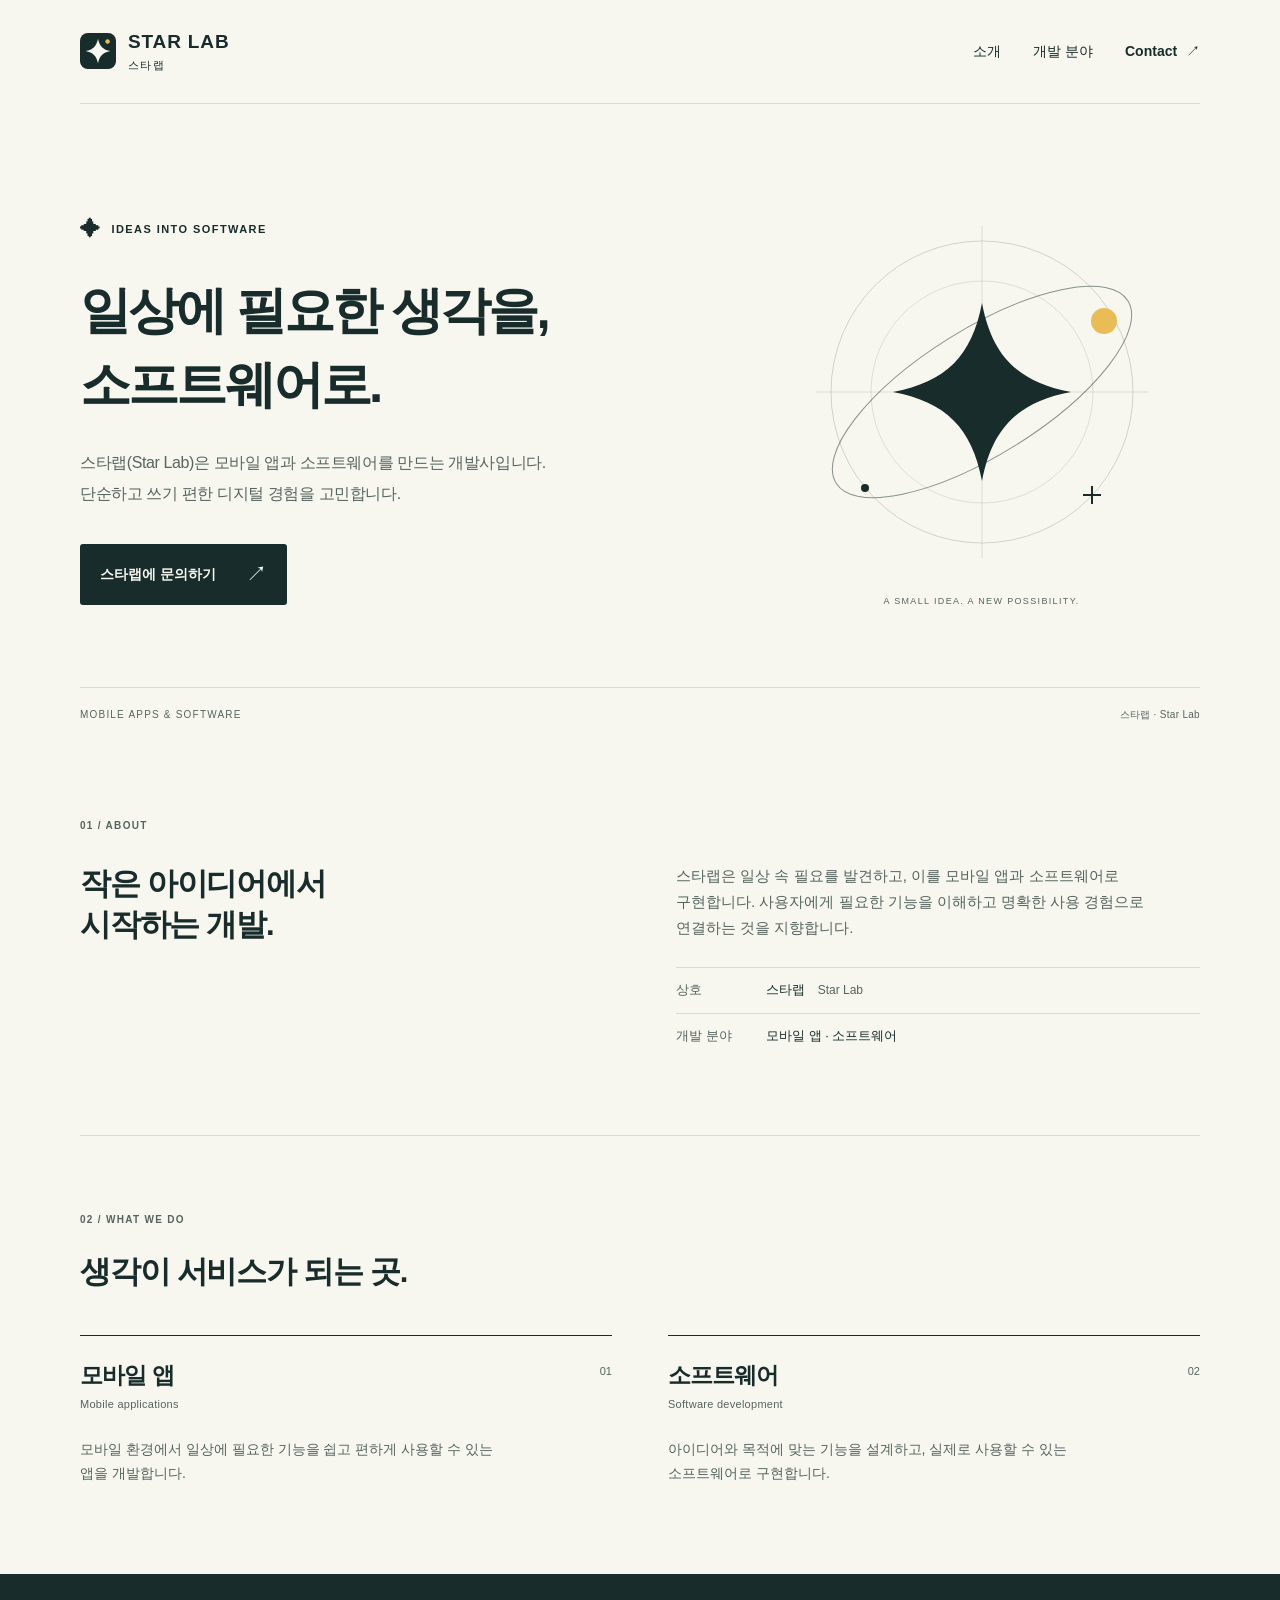
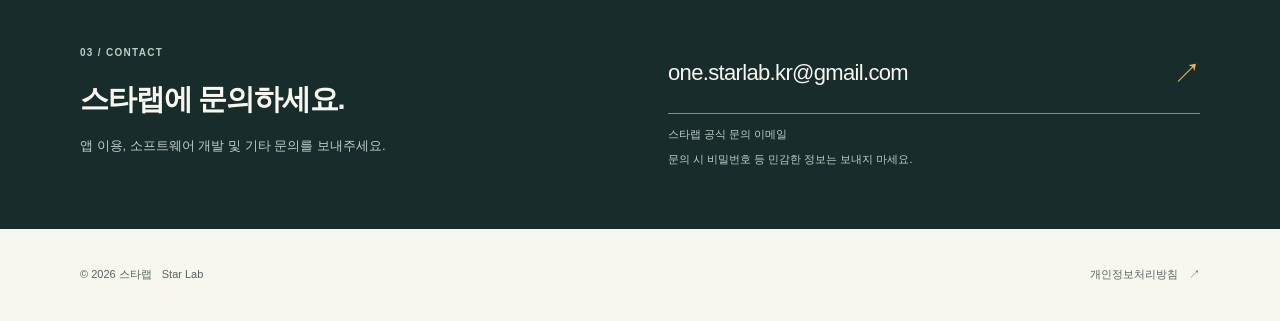
<file: index.html>
<!doctype html>
<html lang="ko">
<head>
  <meta charset="utf-8">
  <meta name="viewport" content="width=device-width, initial-scale=1">
  <title>스타랩 | Star Lab — 모바일 앱·소프트웨어 개발</title>
  <meta name="description" content="스타랩(Star Lab)은 모바일 앱과 소프트웨어를 만드는 개발사입니다. 개발사 소개, 개발 분야와 공식 문의 채널을 안내합니다.">
  <meta name="theme-color" content="#182c2b">

  <!-- GOOGLE SEARCH CONSOLE: 소유권 인증 메타태그를 아래 위치에 넣으세요.
       Search Console에서 받은 태그 전체를 이 주석 바깥에 붙여 넣습니다.
       예시 형식(사용하지 마세요):
       <meta name="google-site-verification" content="SEARCH_CONSOLE_TOKEN">
       인증 후에도 실제 태그를 계속 유지하세요. 자세한 순서는 README.md 참고.
  -->

  <meta name="google-site-verification" content="gA9dovizxPL7Rqu04Ihn9DuPhFNUFaS8llGpoH8ycww" />

  <link rel="icon" href="./assets/favicon.svg" type="image/svg+xml">
  <link rel="stylesheet" href="./assets/styles.css">
</head>
<body>
  <a class="skip-link" href="#main">본문 바로가기</a>
  <header class="site-header wrapper">
    <a class="brand" href="./" aria-label="스타랩 Star Lab 홈">
      <img src="./assets/favicon.svg" width="36" height="36" alt="">
      <span>STAR LAB<span class="brand-ko">스타랩</span></span>
    </a>
    <nav aria-label="주요 메뉴">
      <a href="#about">소개</a>
      <a href="#work">개발 분야</a>
      <a href="#contact">Contact <span aria-hidden="true">↗</span></a>
    </nav>
  </header>

  <main id="main">
    <section class="hero wrapper" aria-labelledby="hero-title">
      <div class="hero-copy">
        <p class="eyebrow"><span class="tiny-star" aria-hidden="true">✦</span> IDEAS INTO SOFTWARE</p>
        <h1 id="hero-title">일상에 필요한 생각을,<br>소프트웨어로.</h1>
        <p class="hero-description">스타랩(Star Lab)은 모바일 앱과 소프트웨어를 만드는 개발사입니다.<br class="desktop-break"> 단순하고 쓰기 편한 디지털 경험을 고민합니다.</p>
        <a class="button" href="#contact">스타랩에 문의하기 <span aria-hidden="true">↗</span></a>
      </div>
      <div class="hero-art" aria-hidden="true">
        <svg viewBox="0 0 360 360" fill="none" xmlns="http://www.w3.org/2000/svg">
          <circle cx="180" cy="180" r="151" stroke="currentColor" stroke-opacity=".18"/>
          <circle cx="180" cy="180" r="111" stroke="currentColor" stroke-opacity=".12"/>
          <path d="M180 14V346M14 180H346" stroke="currentColor" stroke-opacity=".12"/>
          <ellipse cx="180" cy="180" rx="172" ry="63" transform="rotate(-32 180 180)" stroke="currentColor" stroke-opacity=".5"/>
          <path d="M180 91C190 144 216 170 269 180C216 190 190 216 180 269C170 216 144 190 91 180C144 170 170 144 180 91Z" fill="currentColor"/>
          <circle cx="302" cy="109" r="13" fill="#e9bc55"/>
          <circle cx="63" cy="276" r="4" fill="currentColor"/>
          <path d="M290 274V292M281 283H299" stroke="currentColor" stroke-width="2"/>
        </svg>
        <span class="art-caption">A SMALL IDEA. A NEW POSSIBILITY.</span>
      </div>
      <div class="hero-baseline"><span>MOBILE APPS &amp; SOFTWARE</span><span>스타랩 · Star Lab</span></div>
    </section>

    <section class="section wrapper about-section" id="about" aria-labelledby="about-title">
      <p class="section-label">01 / ABOUT</p>
      <div class="about-content">
        <h2 id="about-title">작은 아이디어에서<br>시작하는 개발.</h2>
        <div>
          <p class="section-description">스타랩은 일상 속 필요를 발견하고, 이를 모바일 앱과 소프트웨어로 구현합니다. 사용자에게 필요한 기능을 이해하고 명확한 사용 경험으로 연결하는 것을 지향합니다.</p>
          <dl class="company-details">
            <div><dt>상호</dt><dd>스타랩 <span lang="en">Star Lab</span></dd></div>
            <div><dt>개발 분야</dt><dd>모바일 앱 · 소프트웨어</dd></div>
          </dl>
        </div>
      </div>
    </section>

    <section class="section wrapper work-section" id="work" aria-labelledby="work-title">
      <div class="section-heading">
        <p class="section-label">02 / WHAT WE DO</p>
        <h2 id="work-title">생각이 서비스가 되는 곳.</h2>
      </div>
      <div class="work-grid">
        <article class="work-item">
          <span class="work-number" aria-hidden="true">01</span>
          <h3>모바일 앱</h3>
          <p class="work-english" lang="en">Mobile applications</p>
          <p>모바일 환경에서 일상에 필요한 기능을 쉽고 편하게 사용할 수 있는 앱을 개발합니다.</p>
        </article>
        <article class="work-item">
          <span class="work-number" aria-hidden="true">02</span>
          <h3>소프트웨어</h3>
          <p class="work-english" lang="en">Software development</p>
          <p>아이디어와 목적에 맞는 기능을 설계하고, 실제로 사용할 수 있는 소프트웨어로 구현합니다.</p>
        </article>
      </div>
    </section>

    <section class="contact-section" id="contact" aria-labelledby="contact-title">
      <div class="wrapper contact-content">
        <div>
          <p class="section-label">03 / CONTACT</p>
          <h2 id="contact-title">스타랩에 문의하세요.</h2>
          <p>앱 이용, 소프트웨어 개발 및 기타 문의를 보내주세요.</p>
        </div>
        <div class="contact-action">
          <!-- PUBLIC CONTACT EMAIL: 주소를 변경할 때 표시 텍스트와 mailto를 함께 수정하세요. -->
          <a class="email-link" href="mailto:one.starlab.kr@gmail.com">one.starlab.kr@gmail.com <span aria-hidden="true">↗</span></a>
          <p>스타랩 공식 문의 이메일</p>
          <p class="contact-note">문의 시 비밀번호 등 민감한 정보는 보내지 마세요.</p>
        </div>
      </div>
    </section>
  </main>

  <footer class="site-footer wrapper">
    <p>© 2026 스타랩 <span lang="en">Star Lab</span></p>
    <a href="./privacy.html">개인정보처리방침 <span aria-hidden="true">↗</span></a>
  </footer>
</body>
</html>
</file>
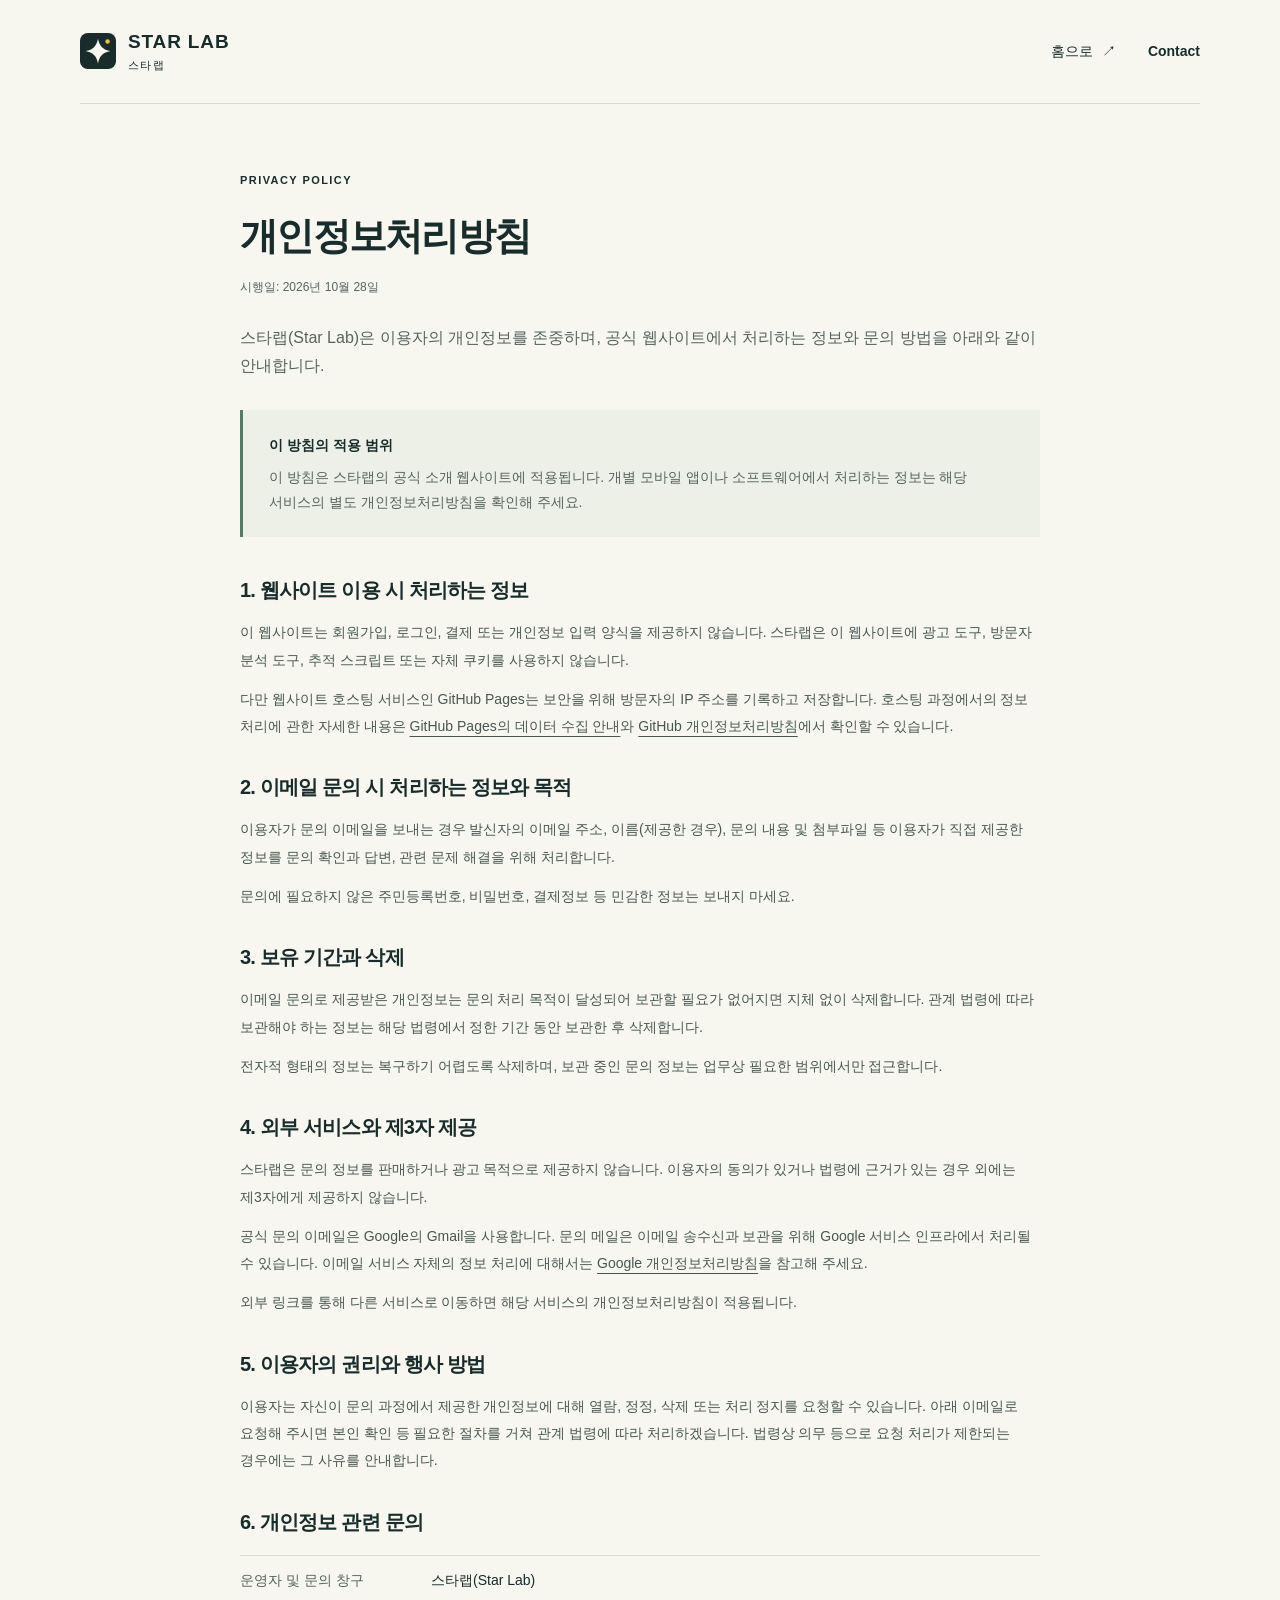
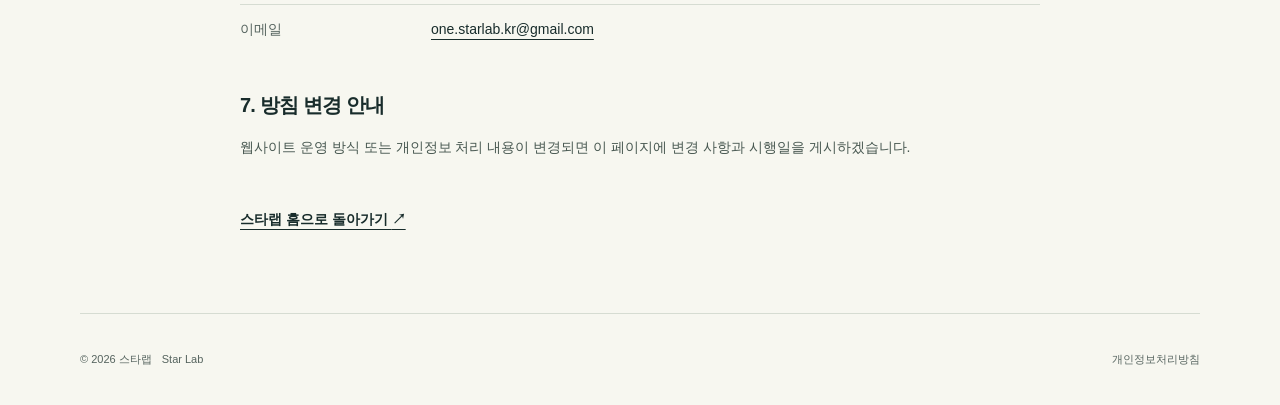
<file: privacy.html>
<!doctype html>
<html lang="ko">
<head>
  <meta charset="utf-8">
  <meta name="viewport" content="width=device-width, initial-scale=1">
  <title>개인정보처리방침 | 스타랩 Star Lab</title>
  <meta name="description" content="스타랩(Star Lab) 공식 웹사이트의 개인정보 처리 및 문의 안내입니다.">
  <meta name="theme-color" content="#182c2b">
  <link rel="icon" href="./assets/favicon.svg" type="image/svg+xml">
  <link rel="stylesheet" href="./assets/styles.css">
</head>
<body>
  <a class="skip-link" href="#main">본문 바로가기</a>
  <header class="site-header wrapper">
    <a class="brand" href="./" aria-label="스타랩 Star Lab 홈">
      <img src="./assets/favicon.svg" width="36" height="36" alt="">
      <span>STAR LAB<span class="brand-ko">스타랩</span></span>
    </a>
    <nav aria-label="주요 메뉴"><a href="./">홈으로 <span aria-hidden="true">↗</span></a><a href="./#contact">Contact</a></nav>
  </header>

  <main id="main" class="policy wrapper">
    <div class="policy-heading">
      <p class="eyebrow">PRIVACY POLICY</p>
      <h1>개인정보처리방침</h1>
      <p class="policy-date">시행일: <time datetime="2026-10-28">2026년 10월 28일</time></p>
      <p>스타랩(Star Lab)은 이용자의 개인정보를 존중하며, 공식 웹사이트에서 처리하는 정보와 문의 방법을 아래와 같이 안내합니다.</p>
    </div>

    <div class="policy-scope"><strong>이 방침의 적용 범위</strong><p>이 방침은 스타랩의 공식 소개 웹사이트에 적용됩니다. 개별 모바일 앱이나 소프트웨어에서 처리하는 정보는 해당 서비스의 별도 개인정보처리방침을 확인해 주세요.</p></div>

    <section aria-labelledby="policy-1"><h2 id="policy-1">1. 웹사이트 이용 시 처리하는 정보</h2>
      <p>이 웹사이트는 회원가입, 로그인, 결제 또는 개인정보 입력 양식을 제공하지 않습니다. 스타랩은 이 웹사이트에 광고 도구, 방문자 분석 도구, 추적 스크립트 또는 자체 쿠키를 사용하지 않습니다.</p>
      <p>다만 웹사이트 호스팅 서비스인 GitHub Pages는 보안을 위해 방문자의 IP 주소를 기록하고 저장합니다. 호스팅 과정에서의 정보 처리에 관한 자세한 내용은 <a href="https://docs.github.com/en/pages/getting-started-with-github-pages/what-is-github-pages#data-collection">GitHub Pages의 데이터 수집 안내</a>와 <a href="https://docs.github.com/en/site-policy/privacy-policies/github-general-privacy-statement">GitHub 개인정보처리방침</a>에서 확인할 수 있습니다.</p>
    </section>
    <section aria-labelledby="policy-2"><h2 id="policy-2">2. 이메일 문의 시 처리하는 정보와 목적</h2>
      <p>이용자가 문의 이메일을 보내는 경우 발신자의 이메일 주소, 이름(제공한 경우), 문의 내용 및 첨부파일 등 이용자가 직접 제공한 정보를 문의 확인과 답변, 관련 문제 해결을 위해 처리합니다.</p>
      <p>문의에 필요하지 않은 주민등록번호, 비밀번호, 결제정보 등 민감한 정보는 보내지 마세요.</p>
    </section>
    <section aria-labelledby="policy-3"><h2 id="policy-3">3. 보유 기간과 삭제</h2>
      <p>이메일 문의로 제공받은 개인정보는 문의 처리 목적이 달성되어 보관할 필요가 없어지면 지체 없이 삭제합니다. 관계 법령에 따라 보관해야 하는 정보는 해당 법령에서 정한 기간 동안 보관한 후 삭제합니다.</p>
      <p>전자적 형태의 정보는 복구하기 어렵도록 삭제하며, 보관 중인 문의 정보는 업무상 필요한 범위에서만 접근합니다.</p>
    </section>
    <section aria-labelledby="policy-4"><h2 id="policy-4">4. 외부 서비스와 제3자 제공</h2>
      <p>스타랩은 문의 정보를 판매하거나 광고 목적으로 제공하지 않습니다. 이용자의 동의가 있거나 법령에 근거가 있는 경우 외에는 제3자에게 제공하지 않습니다.</p>
      <p>공식 문의 이메일은 Google의 Gmail을 사용합니다. 문의 메일은 이메일 송수신과 보관을 위해 Google 서비스 인프라에서 처리될 수 있습니다. 이메일 서비스 자체의 정보 처리에 대해서는 <a href="https://policies.google.com/privacy?hl=ko">Google 개인정보처리방침</a>을 참고해 주세요.</p>
      <p>외부 링크를 통해 다른 서비스로 이동하면 해당 서비스의 개인정보처리방침이 적용됩니다.</p>
    </section>
    <section aria-labelledby="policy-5"><h2 id="policy-5">5. 이용자의 권리와 행사 방법</h2>
      <p>이용자는 자신이 문의 과정에서 제공한 개인정보에 대해 열람, 정정, 삭제 또는 처리 정지를 요청할 수 있습니다. 아래 이메일로 요청해 주시면 본인 확인 등 필요한 절차를 거쳐 관계 법령에 따라 처리하겠습니다. 법령상 의무 등으로 요청 처리가 제한되는 경우에는 그 사유를 안내합니다.</p>
    </section>
    <section aria-labelledby="policy-6"><h2 id="policy-6">6. 개인정보 관련 문의</h2>
      <dl class="policy-contact"><div><dt>운영자 및 문의 창구</dt><dd>스타랩(Star Lab)</dd></div><div><dt>이메일</dt><dd><a href="mailto:one.starlab.kr@gmail.com">one.starlab.kr@gmail.com</a></dd></div></dl>
    </section>
    <section aria-labelledby="policy-7"><h2 id="policy-7">7. 방침 변경 안내</h2>
      <p>웹사이트 운영 방식 또는 개인정보 처리 내용이 변경되면 이 페이지에 변경 사항과 시행일을 게시하겠습니다.</p>
    </section>
    <a class="text-link" href="./">스타랩 홈으로 돌아가기 <span aria-hidden="true">↗</span></a>
  </main>

  <footer class="site-footer wrapper"><p>© 2026 스타랩 <span lang="en">Star Lab</span></p><a href="./privacy.html" aria-current="page">개인정보처리방침</a></footer>
</body>
</html>
</file>
<file: assets/styles.css>
:root {
  color-scheme: light;
  --paper: #f7f7f0;
  --ink: #182c2b;
  --muted: #56645f;
  --line: #d6dcd2;
  --accent: #e9bc55;
  --font: -apple-system, BlinkMacSystemFont, "Segoe UI", "Apple SD Gothic Neo", "Malgun Gothic", sans-serif;
}

* { box-sizing: border-box; }
html { scroll-behavior: smooth; scroll-padding-top: 24px; }
body { margin: 0; background: var(--paper); color: var(--ink); font-family: var(--font); line-height: 1.75; word-break: keep-all; overflow-wrap: anywhere; -webkit-font-smoothing: antialiased; }
a { color: inherit; text-underline-offset: 5px; }
a:hover { text-decoration-thickness: 2px; }
a:focus-visible { outline: 3px solid #a15a09; outline-offset: 6px; border-radius: 2px; }
img, svg { max-width: 100%; }
h1, h2, h3, p, dl, dd { margin: 0; }
h1, h2, h3 { line-height: 1.35; }
.wrapper { width: min(1120px, calc(100% - 96px)); margin-inline: auto; }
.skip-link { position: absolute; z-index: 10; top: -100px; left: 24px; padding: 10px 18px; background: var(--ink); color: white; }
.skip-link:focus { top: 12px; }
.site-header { min-height: 104px; display: flex; align-items: center; justify-content: space-between; gap: 24px; border-bottom: 1px solid var(--line); }
.brand { display: inline-flex; gap: 12px; align-items: center; text-decoration: none; font-size: 19px; font-weight: 750; line-height: 1.2; letter-spacing: .045em; flex-shrink: 0; }
.brand img { display: block; }
.brand-ko { display: block; margin-top: 5px; font-size: 11px; letter-spacing: .12em; font-weight: 500; }
nav { display: flex; gap: 32px; align-items: center; }
nav a { font-size: 14px; font-weight: 550; text-decoration: none; padding-block: 12px; }
nav a:hover { text-decoration: underline; }
nav a span { margin-left: 5px; }
.hero { position: relative; display: grid; grid-template-columns: 1.5fr 1fr; column-gap: 28px; padding-top: 90px; }
.hero-copy { padding-block: 20px 82px; }
.eyebrow { display: flex; align-items: center; gap: 10px; font-size: 11px; line-height: 1.5; font-weight: 700; letter-spacing: .13em; }
.tiny-star { font-size: 20px; }
.hero h1 { margin-top: 30px; font-size: clamp(36px, 4vw, 52px); font-weight: 650; letter-spacing: -.055em; line-height: 1.45; }
.hero-description { margin-top: 26px; color: var(--muted); font-size: 16px; line-height: 1.9; letter-spacing: -.025em; }
.button { display: inline-flex; justify-content: space-between; align-items: center; gap: 30px; margin-top: 35px; padding: 12px 20px; min-height: 50px; background: var(--ink); color: var(--paper); text-decoration: none; font-size: 14px; font-weight: 600; border-radius: 3px; }
.button:hover { background: #2b4943; }
.button span { font-size: 21px; font-weight: 400; }
.hero-art { align-self: center; text-align: center; padding-bottom: 60px; }
.hero-art svg { display: block; width: 100%; max-width: 360px; margin-inline: auto; }
.art-caption { display: block; margin-top: 22px; font-size: 9px; letter-spacing: .15em; color: var(--muted); }
.hero-baseline { grid-column: 1 / -1; display: flex; align-items: center; justify-content: space-between; gap: 16px; padding: 18px 0; border-top: 1px solid var(--line); font-size: 10px; letter-spacing: .12em; color: var(--muted); }
.hero-baseline span:last-child { letter-spacing: .03em; }
.section { padding-block: 76px; }
.section-label { color: var(--muted); font-size: 10px; font-weight: 700; line-height: 1.5; letter-spacing: .13em; }
.about-content { display: grid; grid-template-columns: 1fr 1fr; gap: 72px; margin-top: 30px; }
h2 { font-size: 31px; font-weight: 600; letter-spacing: -.04em; }
.section-description { color: var(--muted); font-size: 15px; }
.company-details { margin-top: 26px; font-size: 13px; }
.company-details div { display: flex; gap: 32px; padding-block: 11px; border-top: 1px solid var(--line); }
.company-details dt { color: var(--muted); min-width: 58px; }
.company-details dd span { margin-left: 9px; color: var(--muted); font-size: 12px; }
.work-section { border-top: 1px solid var(--line); }
.section-heading h2 { margin-top: 24px; }
.work-grid { display: grid; grid-template-columns: 1fr 1fr; gap: 56px; margin-top: 42px; }
.work-item { position: relative; border-top: 1px solid var(--ink); padding-top: 24px; }
.work-number { position: absolute; top: 26px; right: 0; font-size: 11px; color: var(--muted); }
.work-item h3 { font-size: 23px; letter-spacing: -.04em; font-weight: 600; }
.work-english { margin-top: 4px; font-size: 11px; letter-spacing: .025em; color: var(--muted); }
.work-item > p:last-child { margin-top: 23px; max-width: 420px; font-size: 14px; color: var(--muted); }
.contact-section { margin-top: 12px; background: var(--ink); color: var(--paper); }
.contact-content { padding-block: 60px; display: grid; grid-template-columns: 1fr 1fr; align-items: center; gap: 56px; }
.contact-section .section-label { color: #becdc1; }
.contact-content h2 { margin-top: 20px; font-size: 29px; }
.contact-content > div > p:last-child { margin-top: 16px; font-size: 13px; color: #c0cec4; }
.email-link { display: flex; align-items: center; justify-content: space-between; gap: 14px; padding-block: 15px; border-bottom: 1px solid #78928a; font-size: clamp(17px, 1.8vw, 22px); text-decoration: none; letter-spacing: -.03em; }
.email-link span { flex-shrink: 0; color: var(--accent); font-size: 28px; }
.email-link:hover { color: var(--accent); }
.contact-action > p { margin-top: 11px; color: #c0cec4; font-size: 11px; }
.contact-action .contact-note { font-size: 11px !important; margin-top: 6px !important; }
.contact-section a:focus-visible { outline-color: var(--accent); }
.site-footer { display: flex; justify-content: space-between; align-items: center; gap: 20px; padding-block: 26px; font-size: 11px; color: var(--muted); }
.site-footer p span { margin-left: 7px; }
.site-footer a { text-decoration: none; padding-block: 10px; }
.site-footer a:hover { text-decoration: underline; }
.site-footer a span { margin-left: 8px; }

.policy { max-width: 800px; padding-block: 68px 80px; }
.policy-heading h1 { font-size: 38px; letter-spacing: -.045em; margin-top: 22px; }
.policy-date { font-size: 12px; color: var(--muted); margin-top: 15px; }
.policy-heading > p:last-child { margin-top: 26px; color: var(--muted); }
.policy-scope { margin-block: 30px 40px; padding: 23px 26px; background: #edf0e6; border-left: 3px solid #557c62; font-size: 14px; }
.policy-scope strong { font-weight: 650; }
.policy-scope p { margin-top: 8px; color: var(--muted); }
.policy section { margin-top: 34px; }
.policy h2 { font-size: 20px; margin-bottom: 15px; }
.policy section p { margin-top: 12px; font-size: 14px; color: #485851; line-height: 1.95; }
.policy section a { text-decoration-thickness: 1px; }
.policy-contact { font-size: 14px; padding-block: 4px; }
.policy-contact div { display: grid; grid-template-columns: 175px 1fr; gap: 16px; border-top: 1px solid var(--line); padding-block: 12px; }
.policy-contact dt { color: var(--muted); }
.text-link { display: inline-block; margin-top: 46px; font-size: 14px; font-weight: 650; }
.policy + .site-footer { border-top: 1px solid var(--line); }

@media (max-width: 900px) {
  .wrapper { width: calc(100% - 64px); }
  .hero { grid-template-columns: 1.6fr 1fr; padding-top: 60px; gap: 18px; }
  .hero h1 { font-size: 39px; }
  .hero-description { font-size: 14px; }
  .desktop-break { display: none; }
  .hero-art { padding-bottom: 40px; }
  .art-caption { font-size: 8px; letter-spacing: .04em; }
  .about-content { gap: 44px; }
  .contact-content { gap: 30px; }
  .contact-content h2 { font-size: 25px; }
  .contact-content > div > p:last-child { max-width: 240px; }
}

@media (max-width: 640px) {
  .wrapper { width: calc(100% - 40px); }
  .site-header { min-height: 85px; gap: 14px; }
  .brand { font-size: 15px; gap: 8px; letter-spacing: .02em; }
  .brand img { width: 30px; height: 30px; }
  .brand-ko { font-size: 9px; margin-top: 4px; }
  nav { gap: 15px; }
  nav a { font-size: 11px; }
  nav a span { margin-left: 1px; }
  .hero { display: flex; flex-direction: column; padding-top: 40px; gap: 0; }
  .hero-copy { padding-block: 5px 25px; }
  .eyebrow { font-size: 9px; letter-spacing: .09em; }
  .hero h1 { font-size: clamp(29px, 7.6vw, 46px); margin-top: 24px; }
  .hero-description { font-size: 14px; margin-top: 22px; }
  .button { margin-top: 28px; font-size: 13px; min-height: 48px; padding: 10px 18px; }
  .hero-art { width: 210px; padding-bottom: 25px; align-self: flex-end; }
  .art-caption { display: none; }
  .hero-baseline { font-size: 8px; padding-block: 16px; }
  .section { padding-block: 48px; }
  .about-content { grid-template-columns: 1fr; gap: 25px; margin-top: 22px; }
  h2 { font-size: 27px; }
  .section-description { font-size: 14px; }
  .company-details { margin-top: 20px; }
  .work-grid { grid-template-columns: 1fr; gap: 30px; margin-top: 30px; }
  .work-item { padding-top: 20px; }
  .work-item > p:last-child { margin-top: 16px; }
  .work-item h3 { font-size: 21px; }
  .section-heading h2 { margin-top: 20px; font-size: 26px; }
  .contact-content { grid-template-columns: 1fr; gap: 26px; padding-block: 43px; }
  .contact-content > div > p:last-child { max-width: none; }
  .email-link { font-size: clamp(17px, 4.8vw, 22px); }
  .site-footer { font-size: 10px; gap: 12px; padding-block: 20px; }
  .site-footer p span { margin-left: 3px; }
  .policy { padding-block: 44px 54px; }
  .policy-heading h1 { font-size: 30px; }
  .policy-heading > p:last-child { font-size: 14px; }
  .policy-scope { padding: 18px; }
  .policy h2 { font-size: 18px; }
  .policy-contact div { grid-template-columns: 1fr; gap: 4px; }
}

@media (prefers-reduced-motion: reduce) {
  html { scroll-behavior: auto; }
}
</file>
